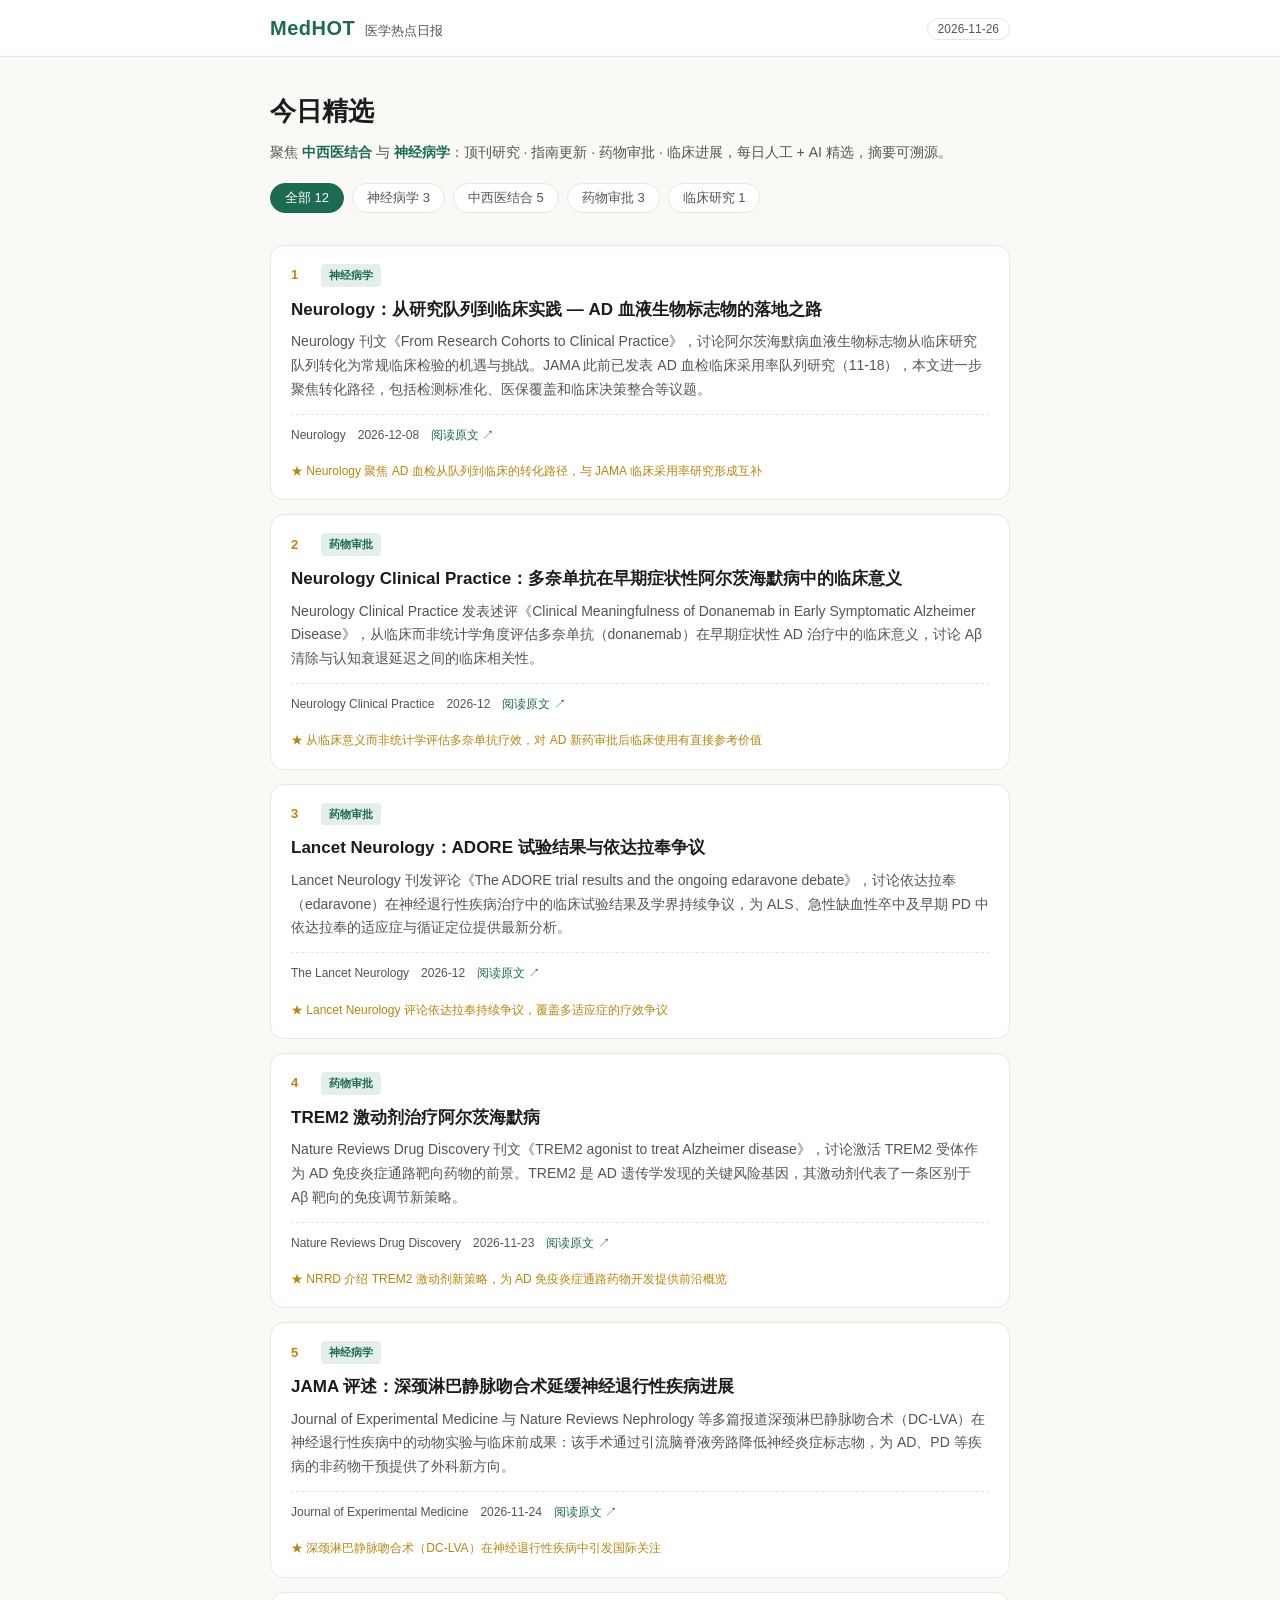
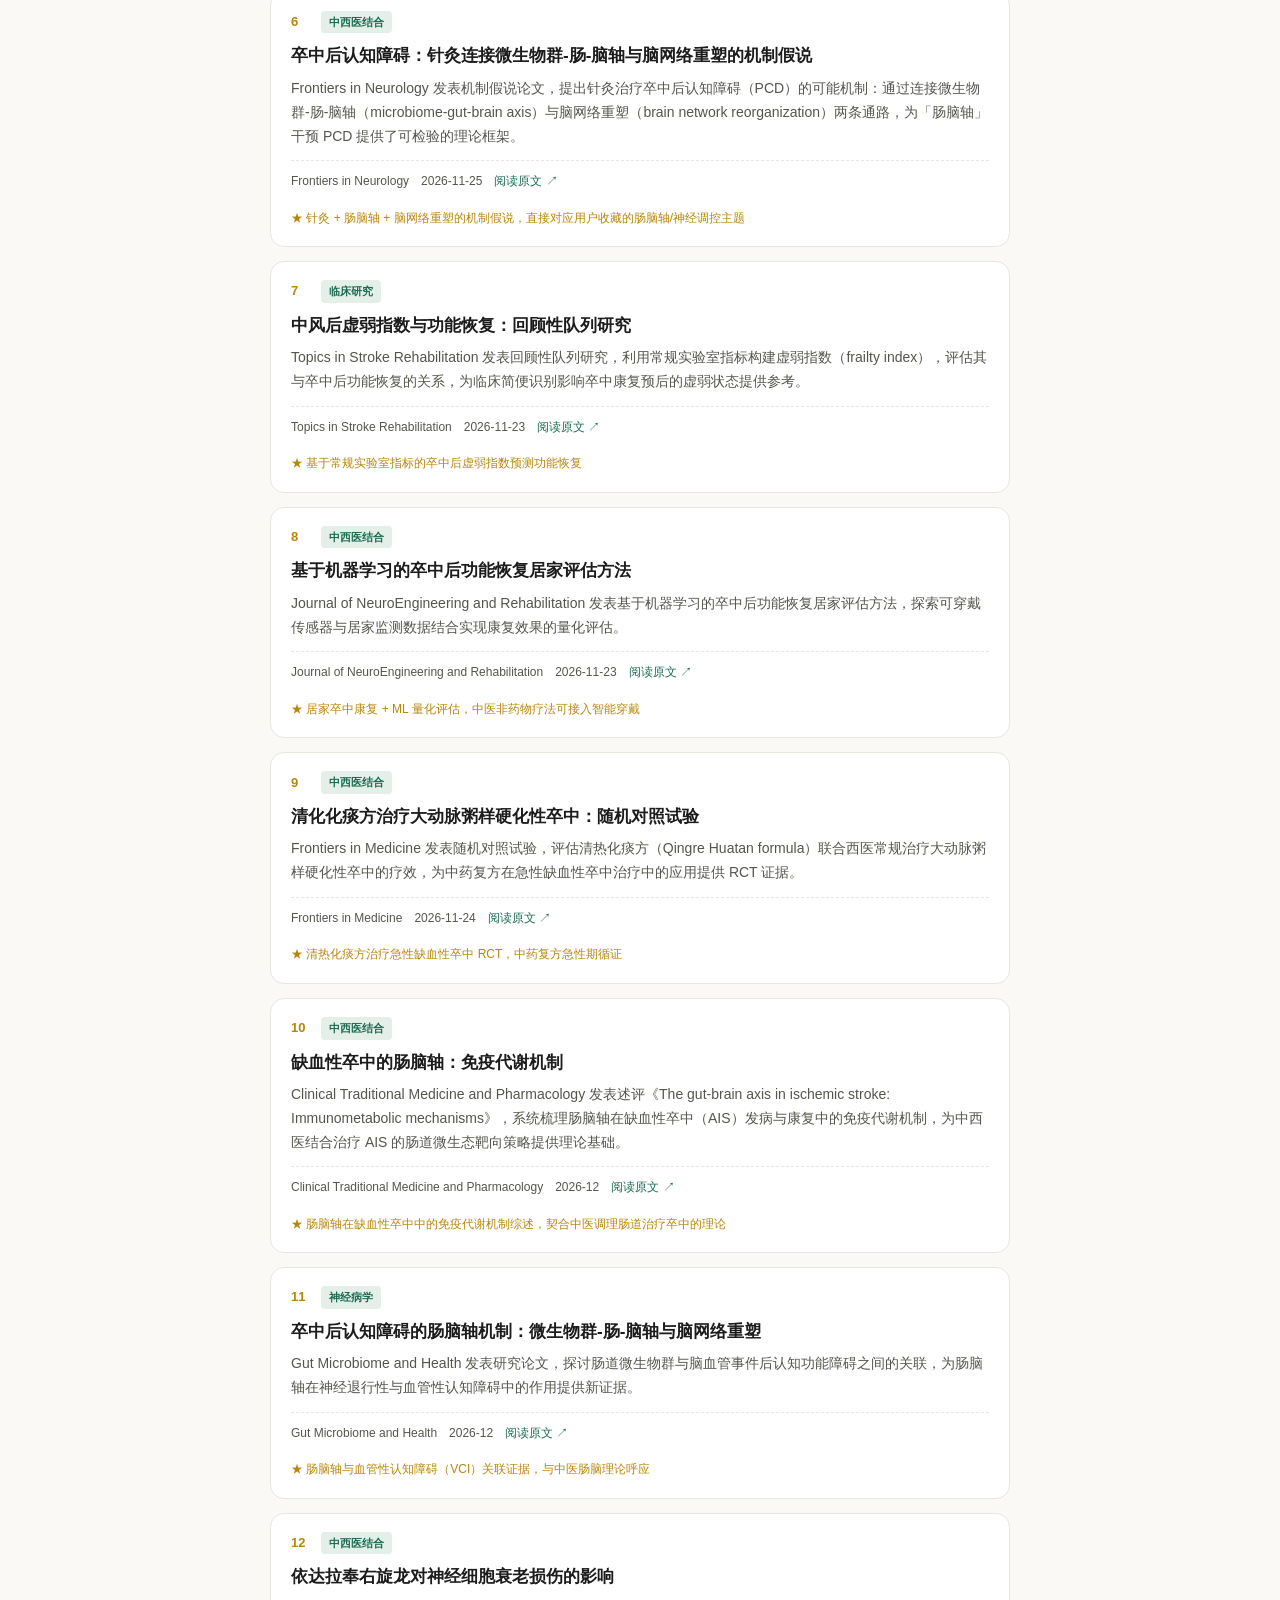
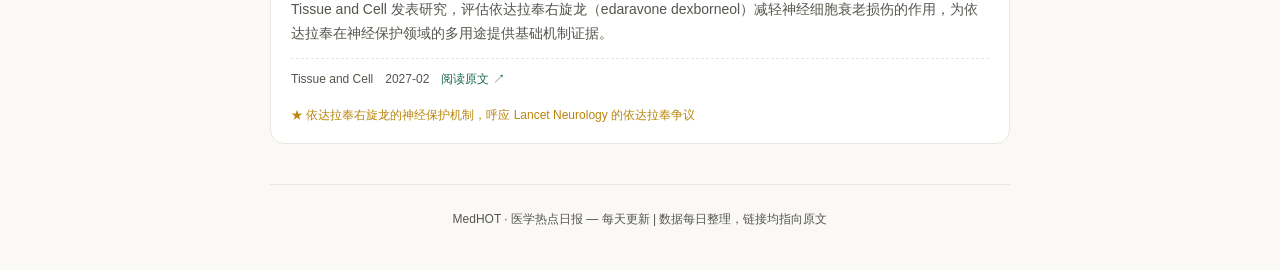
<file: index.html>
<!DOCTYPE html>
<html lang="zh-CN">
<head>
<meta charset="UTF-8">
<meta name="viewport" content="width=device-width, initial-scale=1.0, viewport-fit=cover">
<meta name="theme-color" media="(prefers-color-scheme: light)" content="#faf9f6">
<meta name="theme-color" media="(prefers-color-scheme: dark)" content="#13191c">
<title>MedHOT — 医学热点日报 · 中西医结合 × 神经病学</title>
<meta name="description" content="MedHOT 每日精选中西医结合与神经病学领域热点新闻：顶刊研究、指南更新、药物审批、临床进展。">
<link rel="stylesheet" href="style.css">
</head>
<body>
<header class="topbar">
  <div class="wrap">
    <div class="brand">
      <span class="logo">MedHOT</span>
      <span class="sub">医学热点日报</span>
    </div>
    <div class="top-actions">
      <span class="date-badge" id="todayBadge"></span>
    </div>
  </div>
</header>

<main class="wrap">
  <section class="hero">
    <h1>今日精选</h1>
    <p class="hero-desc">聚焦 <strong>中西医结合</strong> 与 <strong>神经病学</strong>：顶刊研究 · 指南更新 · 药物审批 · 临床进展，每日人工 + AI 精选，摘要可溯源。</p>
    <div class="cat-tabs" id="catTabs"></div>
  </section>

  <section class="feed" id="feed"></section>

  <footer class="foot">
    <p>MedHOT · 医学热点日报 — 每天更新 | 数据每日整理，链接均指向原文</p>
  </footer>
</main>

<script src="app.js"></script>
</body>
</html>
</file>
<file: style.css>
:root {
  --bg: #faf9f6;
  --ink: #1c1c1c;
  --ink-soft: #55554e;
  --card: #ffffff;
  --line: #e8e6df;
  --accent: #1a6b52;
  --accent-soft: #e5efe9;
  --gold: #b8860b;
  --radius: 14px;
}

@media (prefers-color-scheme: dark) {
  :root {
    --bg: #13191c;
    --ink: #e8e6df;
    --ink-soft: #9a9a92;
    --card: #1c2428;
    --line: #2c363b;
    --accent: #4fc09a;
    --accent-soft: #20362f;
    --gold: #d4a017;
  }
}

* { margin: 0; padding: 0; box-sizing: border-box; }

body {
  font-family: -apple-system, BlinkMacSystemFont, "Segoe UI", "PingFang SC",
    "Hiragino Sans GB", "Microsoft YaHei", sans-serif;
  background: var(--bg);
  color: var(--ink);
  line-height: 1.7;
}

.wrap { max-width: 780px; margin: 0 auto; padding: 0 20px; }

.topbar {
  border-bottom: 1px solid var(--line);
  background: var(--card);
  position: sticky; top: 0; z-index: 10;
}

.topbar .wrap {
  display: flex; justify-content: space-between; align-items: center;
  height: 56px;
}

.brand { display: flex; align-items: baseline; gap: 10px; }
.logo { font-weight: 800; font-size: 20px; letter-spacing: 0.5px; color: var(--accent); }
.sub { font-size: 13px; color: var(--ink-soft); }

.date-badge {
  font-size: 12px; color: var(--ink-soft);
  border: 1px solid var(--line); border-radius: 999px; padding: 3px 10px;
}

.hero { padding: 32px 0 8px; }
.hero h1 { font-size: 26px; font-weight: 700; }
.hero-desc { font-size: 14px; color: var(--ink-soft); margin-top: 8px; }
.hero-desc strong { color: var(--accent); font-weight: 600; }

.cat-tabs { display: flex; flex-wrap: wrap; gap: 8px; margin-top: 18px; }

.cat-tab {
  font-size: 13px; padding: 5px 14px; border-radius: 999px;
  border: 1px solid var(--line); background: var(--card); color: var(--ink-soft);
  cursor: pointer; user-select: none; transition: all 0.15s;
}
.cat-tab:hover { border-color: var(--accent); color: var(--accent); }
.cat-tab.active { background: var(--accent); border-color: var(--accent); color: #fff; }

.feed { padding: 24px 0 40px; display: flex; flex-direction: column; gap: 14px; }

.card {
  background: var(--card); border: 1px solid var(--line);
  border-radius: var(--radius); padding: 18px 20px;
  transition: border-color 0.15s, transform 0.15s;
}
.card:hover { border-color: var(--accent); transform: translateY(-1px); }

.card-top { display: flex; align-items: center; gap: 8px; margin-bottom: 10px; flex-wrap: wrap; }

.rank {
  font-size: 13px; font-weight: 700; color: var(--gold);
  min-width: 22px;
}

.tag {
  font-size: 11px; padding: 2px 8px; border-radius: 4px;
  background: var(--accent-soft); color: var(--accent); font-weight: 600;
}

.card h2 { font-size: 17px; font-weight: 600; line-height: 1.5; }
.card h2 a { color: inherit; text-decoration: none; }
.card h2 a:hover { color: var(--accent); text-decoration: underline; }

.card .summary { font-size: 14px; color: var(--ink-soft); margin-top: 8px; }

.card-meta {
  margin-top: 12px; padding-top: 10px; border-top: 1px dashed var(--line);
  font-size: 12px; color: var(--ink-soft);
  display: flex; gap: 12px; align-items: center; flex-wrap: wrap;
}
.card-meta a { color: var(--accent); text-decoration: none; }
.card-meta a:hover { text-decoration: underline; }

.card-meta .hot { color: var(--gold); }

.foot {
  border-top: 1px solid var(--line); padding: 24px 0 40px;
  text-align: center; font-size: 12px; color: var(--ink-soft);
}

.empty { text-align: center; padding: 40px 0; color: var(--ink-soft); font-size: 14px; }
</file>
